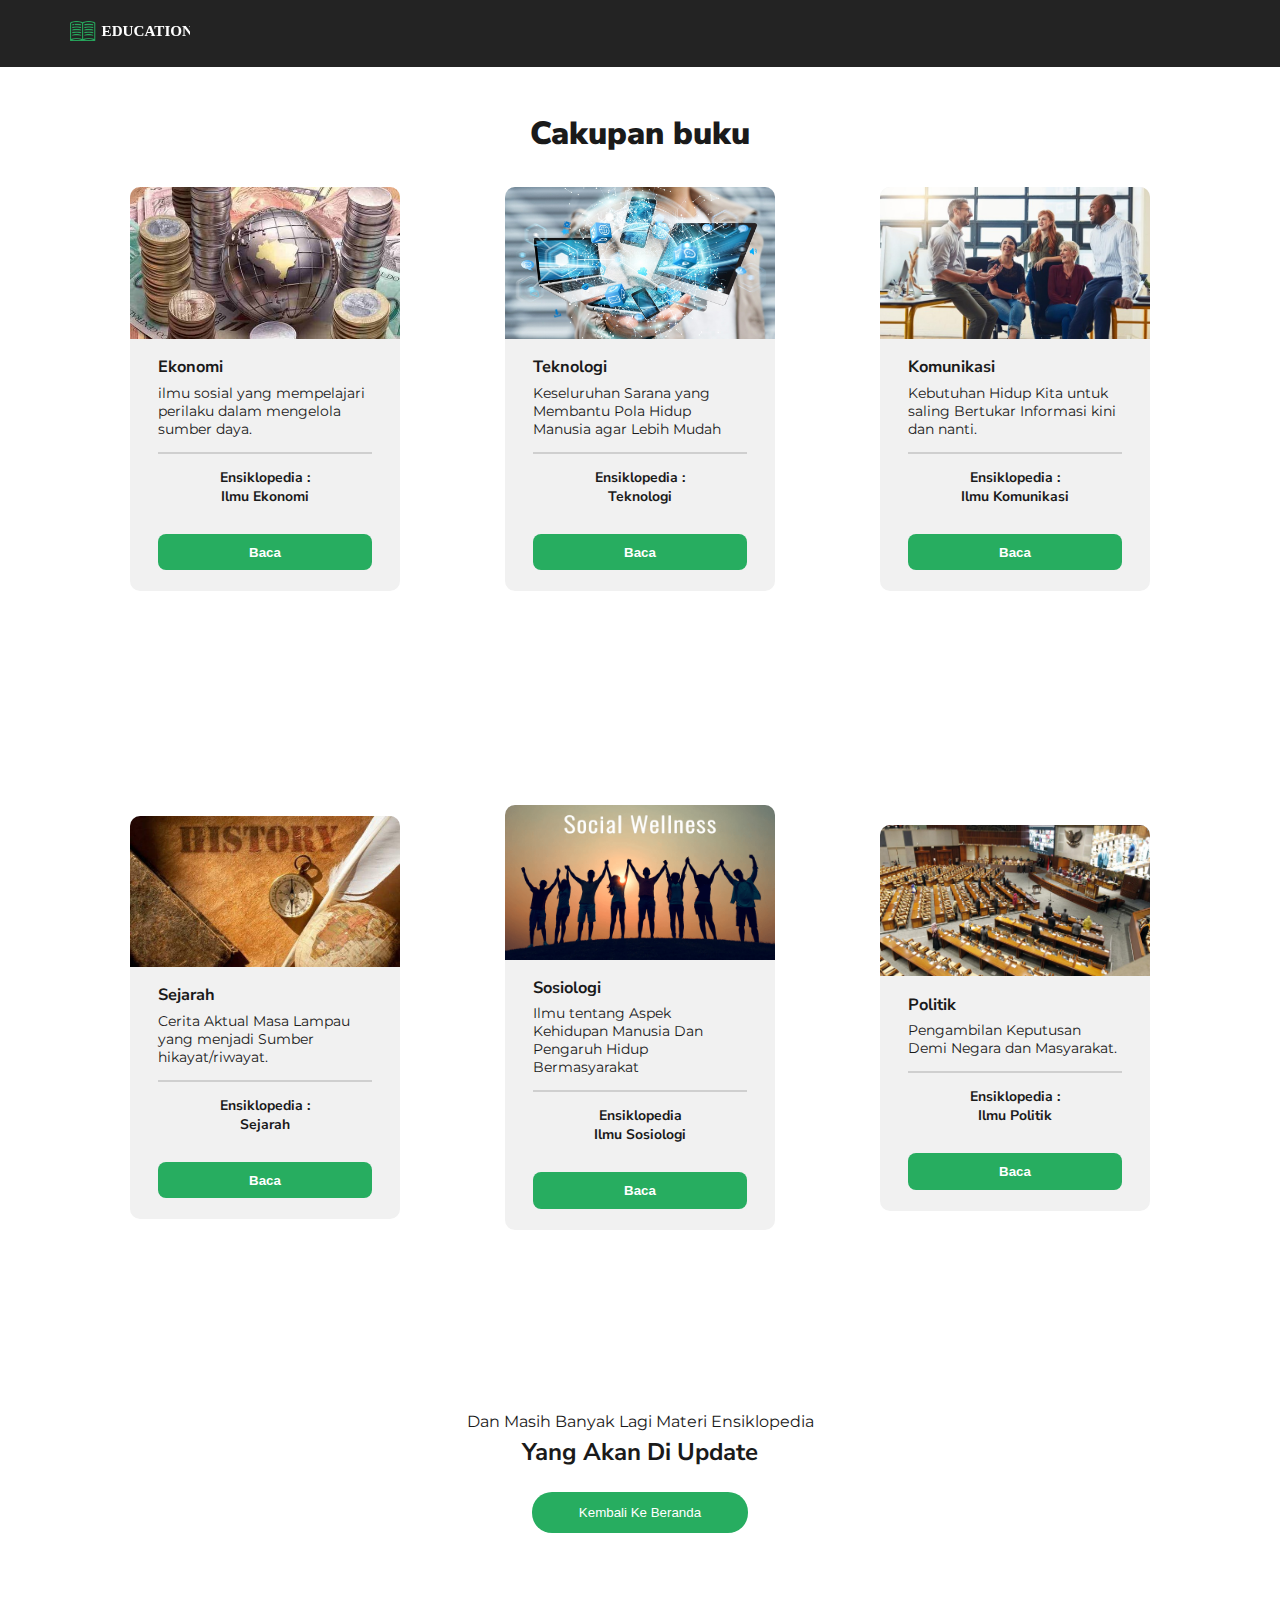
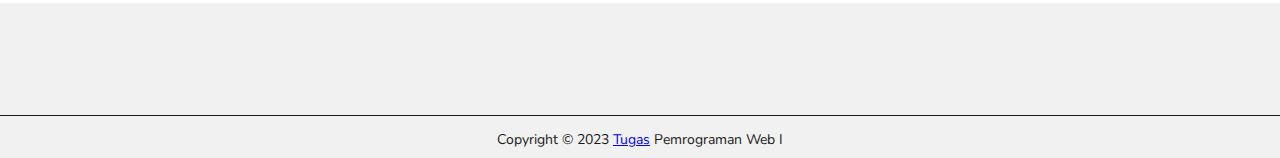
<file: Kelompok IV ( pemograman web 1 )/Ensiklopedia/index.html>
<!DOCTYPE html>
<html lang="en">
    <head>
        <meta charset="UTF-8" />
        <meta name="viewport" content="width=device-width, initial-scale=1.0" />
        <title>Education</title>
    
        <!-- ========== google icon ========== -->
        <link
          rel="stylesheet"
          href="https://cdnjs.cloudflare.com/ajax/libs/font-awesome/4.7.0/css/font-awesome.min.css"
        />
        <!-- ========== Owl Carousel ========== -->
        <link
          rel="stylesheet"
          href="https://cdnjs.cloudflare.com/ajax/libs/OwlCarousel2/2.3.4/assets/owl.carousel.min.css"
        />
        <link
          rel="stylesheet"
          href="https://cdnjs.cloudflare.com/ajax/libs/OwlCarousel2/2.3.4/assets/owl.theme.default.min.css"
        />
        <link rel="stylesheet" href="main.css" />
      </head>
<body>
     <!--  HEADER START -->
 <header id="home">


    <!-- NAVIGATION START -->
    <nav>

      <!-- Logo -->
      <div class="logo">
        <a href="/index.html">
          <img src="/asset/image/icon/logo/logo.svg" alt="Logo" />
        </a>
      </div>
    </nav>
      <!-- NAVIGATION END -->


          <!-- Main Star -->
      <main>
        <!-- CAKUPAN BUKU START -->
        <!--============ Baris 1 ==========-->
        <section class="section__courses container" id="courses">
          <h2 class="heading"><strong>Cakupan buku</strong></h2>
          <div class="features__content">
            <!-- 1 -->
            <div class="featur__card">
              <img src="/asset/image/profil/Ekonomi.jpg" alt="image" />
              <div class="content__card">
                <div class="description">
                  <h3>Ekonomi</h3>
                  <p>
                    ilmu sosial yang mempelajari perilaku dalam mengelola sumber daya.
                  </p>
                </div>
                <div class="schedule">
                  <h4 class="time">Ensiklopedia :</h4>
                  <h4 class="teacher">Ilmu Ekonomi</h4>
                </div>
                <a href="https://id.wikipedia.org/wiki/Ekonomi">
                  <button>Baca</button>
                </a>
                
              </div>
            </div>
            <!-- 2 -->
            <div class="featur__card">
              <img src="/asset/image/profil/teknologi.jpg" alt="image" />
              <div class="content__card">
                <div class="description">
                  <h3>Teknologi</h3>
                  <p>
                    Keseluruhan Sarana yang Membantu Pola Hidup Manusia agar Lebih Mudah
                  </p>
                </div>
                <div class="schedule">
                  <h4 class="time">Ensiklopedia :</h4>
                  <h4 class="teacher">Teknologi</h4>
                </div>
                <a href="https://id.wikipedia.org/wiki/Teknologi">
                  <button>Baca</button>
                </a>
                
              </div>
            </div>
            <!-- 3 -->
            <div class="featur__card">
              <img src="/asset/image/profil/komunikasi.jpeg" alt="image" />
              <div class="content__card">
                <div class="description">
                  <h3>Komunikasi</h3>
                  <p>
                    Kebutuhan Hidup Kita untuk saling Bertukar Informasi kini dan nanti.
                  </p>
                </div>
                <div class="schedule">
                  <h4 class="time">Ensiklopedia :</h4>
                  <h4 class="teacher">Ilmu Komunikasi</h4>
                </div>
                <a href="https://id.wikipedia.org/wiki/Komunikasi">
                  <button>Baca</button>
                </a>
                
              </div>
            </div>
          </div>
        </section>
        <!--========== Baris 2 ===========-->
        <section class="section__courses container" id="courses">
          <h2 class="heading"><strong></strong></h2>
          <div class="features__content">
            <!-- 1 -->
            <div class="featur__card">
              <img src="/asset/image/profil/sejarah.jpg" alt="image" />
              <div class="content__card">
                <div class="description">
                  <h3>Sejarah</h3>
                  <p>
                    Cerita Aktual Masa Lampau yang menjadi Sumber hikayat/riwayat.
                  </p>
                </div>
                <div class="schedule">
                  <h4 class="time">Ensiklopedia :</h4>
                  <h4 class="teacher">Sejarah</h4>
                </div>
                <a href="https://id.wikipedia.org/wiki/Sejarah">
                  <button>Baca</button>
                </a>
                
              </div>
            </div>
            <!-- 2 -->
            <div class="featur__card">
              <img src="/asset/image/profil/sosiologi.jpeg" alt="image" />
              <div class="content__card">
                <div class="description">
                  <h3>Sosiologi</h3>
                  <p>
                    Ilmu tentang Aspek Kehidupan Manusia Dan Pengaruh Hidup Bermasyarakat
                  </p>
                </div>
                <div class="schedule">
                  <h4 class="time">Ensiklopedia</h4>
                  <h4 class="teacher">Ilmu Sosiologi</h4>
                </div>
                <a href="https://id.wikipedia.org/wiki/Sosiologi">
                  <button>Baca</button>
                </a>
                
              </div>
            </div>
            <!-- 3 -->
            <div class="featur__card">
              <img src="/asset/image/profil/politik.jpeg" alt="image" />
              <div class="content__card">
                <div class="description">
                  <h3>Politik</h3>
                  <p>
                    Pengambilan Keputusan Demi Negara dan Masyarakat.
                  </p>
                </div>
                <div class="schedule">
                  <h4 class="time">Ensiklopedia :</h4>
                  <h4 class="teacher">Ilmu Politik</h4>
                </div>
                <a href="https://id.wikipedia.org/wiki/Politik">
                  <button>Baca</button>
                </a>
                
              </div>
            </div>
          </div>
        </section>

        <!-- CAKUPAN BUKU END -->


        <!-- Section Subscribe Star -->
        <section class="section__subscribe">
          <p>Dan Masih Banyak Lagi Materi Ensiklopedia</p>
          <h3>Yang Akan Di Update</h3>
          <a href="/index.html">
            <button class="btn__cta">Kembali Ke Beranda</button>
          </a>
        
        </section>
        <!-- Section Subscribe End -->
      </main>

      <!-- Main End -->
      


    <!-- FOOTER START -->
    <footer id="footer">
      <!-- <div class="link container">
        <div class="logo">
          <img src="/asset/image/icon/logo/logo__footer.svg" alt="logo" />
        </div>
        <div class="community">
          <div class="item">
            <h3>Commuinity</h3>
            <ul>
              <li>Create Account</li>
              <li>Go to Premium</li>
              <li>Prefer A Friend</li>
              <li>Get Coupon Code</li>
            </ul>
          </div>
          <div class="item">
            <h3>Support</h3>
            <ul>
              <li>Terms Condition</li>
              <li>Privacy & Policy</li>
              <li>Copyright Issue</li>
              <li>Get Help</li>
            </ul>
          </div>
          <div class="item">
            <h3>Join Us</h3>
            <ul>
              <li>Become Teacher</li>
              <li>Become Student</li>
              <li>Become Both</li>
              <li>Partnership</li>
            </ul>
          </div>
          <div class="item">
            <h3>Contact</h3>
            <ul>
              <li>
                <p>
                  <span class="fa fa-map-marker"></span>LSE Houghton Street
                  London
                </p>
              </li>
              <li>
                <p><span class="fa fa-envelope"></span>hello@gmail.com</p>
              </li>
              <li>
                <p><span class="fa fa-phone"></span>+44(20) 74057686</p>
              </li>
            </ul>
          </div>
        </div>
      </div> -->
      <div class="copyright">
        <p>Copyright © 2023 <a href="#video presentasi" class="link2">Tugas</a> Pemrograman Web I</p>
      </div>
    </footer>
    <!-- FOOTER END -->
      
  </header>
  <!-- HEADER END -->
</body>
</html>
</file>
<file: Kelompok IV ( pemograman web 1 )/Ensiklopedia/main.css>
@import url("https://fonts.googleapis.com/css2?family=Montserrat&family=Nunito+Sans:opsz,wght@6..12,400;6..12,700&display=swap");

/* Global CSS */
* {
  margin: 0;
  padding: 0;
  box-sizing: border-box;
}
body {
  font-size: 14px;
  font-family: "Nunito Sans", sans-serif;
  color: #1a1a1a;
}
.container {
  width: 1020px;
  margin: auto;
}


/* Header */
header {
  height: 100vh;
}
#background-video {
  width: 100vw;
  height: 100vh;
  object-fit: cover;
  position: fixed;
  left: 0;
  right: 0;
  top: 0;
  bottom: 0;
  z-index: -999;
}
.background__video:before {
  content: "";
  position: absolute;
  top: 0;
  right: 0;
  left: 0;
  bottom: 0;
  z-index: -1;
  background: #1a1a1ab5;
}


/* ==================== Navigation Star ==================== */
nav {
  padding: 1.5em 5em;
  margin: auto;
  display: flex;
  justify-content: space-between;
  align-items: center;
  position: fixed;
  top: 0;
  right: 0;
  left: 0;
  background-color: #1a1a1af5;
}
nav .logo {
  width: 120px;
}
nav .logo img {
  max-width: 100%;
}
nav ul {
  display: flex;
  justify-content: space-between;
  list-style: none;
}
nav ul li a {
  text-decoration: none;
  margin: 1em;
  font-size: 14px;
  /* font-weight: 400; */
  color: #ffffff;
}
nav ul li a.active {
  color: #27ad60;
  font-weight: 700;
}
nav ul li a:hover {
  border-bottom: 2px solid #27ad60;
}
/* Hamberger */
.hamberger {
  font-size: 20px;
  color: #fff;
  cursor: pointer;
  display: none;
}
#check {
  display: none;
}

/* ==================== Navigation End ==================== */



/* ==================== Hero Star ==================== */
header .header__content {
  text-align: center;
  padding-top: 200px;
  color: #ffffff;
}
header .header__content h1 {
  font-size: 4rem;
  font-weight: 700;
  margin-bottom: 0.2rem;
}
header .header__content p {
  font-size: 1.2rem;
}
header .header__content button {
  padding: 1rem 2rem;
  margin-top: 2.5rem;
  border-radius: 30px;
  font-size: 1rem;
  font-weight: 700;
  border: none;
  color: #fff;
  background-color: #27ad60;
}
/* ==================== Hero End ==================== */






/* Main */
main {
  background-color: #fff;
}
main section {
  padding: 8em 0 5em;
}
section .heading {
  font-size: 2rem;
  font-weight: 700;
}
/* ====================  Section About Star ====================  */
.section__about {
  display: flex;
  justify-content: space-between;
  align-items: center;
}
/* img */
.section__about .about__img {
  width: 550px;
  border-radius: 20px;
  overflow: hidden;
}
.section__about .about__img img {
  max-width: 100%;
}
/* description */
.section__about .about__description {
  max-width: 500px;
  padding-left: 5rem;
}
.section__about .about__description .description {
  font-family: "Montserrat", sans-serif;
  font-size: 0.9rem;
  margin: 1em 0 2.5em;
  width: 80%;
}
.section__about .about__description .desc_op {
  font-family: "Montserrat", sans-serif;
  font-size: 0.9rem;
  margin: 1em 0 2.5em;
  width: 80%;
}
/* Item */
.section__about .about__description .item .col {
  font-family: "Montserrat", sans-serif;
  display: flex;
  align-items: center;
  margin: 1.5em 0;
  font-weight: 700;
  font-size: 1rem;
}

.section__about .about__description .item .col .col_2{
  list-style: none;
}
.section__about .about__description .item .col img {
  width: 35px;
  margin-right: 1em;
}
/* ==================== Section About End ====================  */




/* ==================== Section features Star ==================== */
.section__features {
  text-align: center;
  background-color: #f1f1f1;
}
.section__features .features__content {
  display: grid;
  grid-template-columns: repeat(3, 1fr);
  justify-content: center;
  align-items: center;
  gap: 2em;
  padding: 3em 0;
}
.section__features .features__content .item__image {
  width: 100px;
  margin: 0 auto 0.8em;
}
.section__features .features__content .item__image img {
  max-width: 100%;
}
.section__features .features__content .item__description p {
  font-family: "Montserrat", sans-serif;
  font-size: 0.9rem;
  margin-top: 0.2em;
  width: 80%;
  margin: auto;
}
/* ==================== Section features End ==================== */




/* ==================== Section courses Star ====================*/
.section__courses h2 {
  text-align: center;
  padding-bottom: 1em;
}
.section__courses .features__content {
  display: flex;
  justify-content: space-between;
  align-items: center;
}
.section__courses .features__content .featur__card {
  max-width: 270px;
  border-radius: 10px;
  overflow: hidden;
  background-color: #f1f1f1;
}
.section__courses .features__content .featur__card:hover{
  transform: scale(1.1);
  transition: 0.5s ease;
}
.section__courses .features__content .featur__card img {
  width: 100%;
}
.section__courses .features__content .featur__card .content__card {
  padding: 0.8em 2em 1.5em;
}
/* .section__courses .features__content .featur__card .content__card:hover{
  transform: scale(1.1);
  transition: 0.5s ease;
} */
.section__courses .features__content .featur__card .description p {
  font-family: "Montserrat", sans-serif;
  padding: 0.4em 0 1em;
  border-bottom: 2px solid #cfcfcf;
}
.section__courses .features__content .featur__card .schedule {
  text-align: center;
  padding: 1em 0 2em;
}
.section__courses .features__content .featur__card button {
  width: 100%;
  border-radius: 8px;
  border: none;
  padding: 0.8em;
  background-color: #27ad60;
  color: #fff;
  font-weight: 700;
}
.section__courses .features__content .featur__card button:hover{
  transform: scale(1.1);
  transition: 0.5s ease;
}

/* ==================== Section Courses End ====================*/
/* ==================== Section Testimonial Star ====================*/
.section__client {
  text-align: center;
  background-color: #f1f1f1;
}
.section__client .client__profil {
  padding: 2em 0 3em;
}
.section__client .client__profil img {
  margin: 0 1.5em;
  width: 100px;
}
.section__client .client__profil img:nth-child(3) {
  width: 110px;
}
.section__client .client__description {
  max-width: 35%;
  margin: 1em auto;
  font-family: "Montserrat", sans-serif;
}
/* ==================== Section Testimonial End ==================== */
/* ==================== Section Subscribe Star ==================== */
.section__subscribe {
  text-align: center;
}
.section__subscribe p {
  font-family: "Montserrat", sans-serif;
  font-size: 1rem;
}
.section__subscribe h3 {
  font-weight: 700;
  font-size: 1.5rem;
  margin: 0.2em 0 1em;
}
.section__subscribe button {
  padding: 1em 3.5em;
  border-radius: 20px;
  border: none;
  color: #fff;
  background-color: #27ad60;
}
.section__subscribe button:hover {
  transform: scale(1.1);
  transition: 0.5s ease;
}
/* ==================== Section Subscribe End ==================== */
/* ==================== Footer Star ==================== */
footer {
  padding: 8em 0 0.6em;
  background-color: #f1f1f1;
}
footer .link {
  display: flex;
  justify-content: space-between;
  margin-bottom: 2.5em;
}
footer .link ul {
  list-style: none;
  margin: 1em 0;
}
footer .link ul li {
  margin: 0.5em 0;
}
footer .copyright {
  text-align: center;
  padding: 1em 0 0;
  border-top: 1.5px solid #1a1a1a;
}
/* ==================== Footer End ==================== */

/* ==================== Responsif ==================== */
@media screen and (max-width: 1010px) {
  .container {
    max-width: 800px;
  }
  nav {
    padding: 1.5em 5em;
  }

  footer .link {
    display: grid;
    grid-template-columns: repeat(2, 1fr);
    max-width: 800px;
    text-align: center;
  }
  footer .link .item__commuinity {
    margin-bottom: 1em;
  }
}
@media screen and (max-width: 900px) {
  .container {
    max-width: 700px;
  }
  nav {
    padding: 1.5em 2em;
  }
  header .header__content h1 {
    font-size: 3rem;
    font-weight: 700;
    margin-bottom: 0.2rem;
  }
  header .header__content p {
    font-size: 1rem;
  }
  header .header__content button {
    padding: 0.8rem 2rem;
    margin-top: 2.5rem;
    border-radius: 30px;
    font-size: 0.8rem;
  }

  main section h2.heading {
    font-size: 1rem;
  }
  /*  */
  .section__about .about__img {
    width: 500px;
    border-radius: 20px;
  }
  .section__about .about__description {
    max-width: 300px;
    padding-left: 2rem;
  }
  .section__about .about__description .description {
    font-size: 0.8rem;
    margin: 0.8em 0 1.5em;
  }
  .section__about .about__description .item .col {
    font-size: 0.8rem;
  }
  .section__about .about__description .item .col img {
    width: 25px;
  }

  /*  */
  .section__features .features__content .item__description p {
    width: 90%;
  }

  /*  */
  .section__courses .features__content .featur__card {
    max-width: 220px;
    border-radius: 10px;
    overflow: hidden;
    background-color: #f1f1f1;
  }
  footer .link {
    display: grid;
    grid-template-columns: repeat(2, 1fr);
    max-width: 500px;
    text-align: center;
  }
  footer .link .item__commuinity {
    margin-bottom: 1em;
  }
}

@media screen and (max-width: 730px) {
  nav {
    padding: 1.5em 8em;
  }
  nav ul {
    position: fixed;
    width: 100%;
    height: 100vh;
    background-color: #1a1a1af5;
    top: 50px;
    left: -100%;
    text-align: center;
    display: block;
    transition: all 0.5s;
  }
  nav ul li {
    margin: 2.3em 0;
    line-height: 30px;
  }
  nav ul li a {
    font-size: 1.5rem;
  }
  nav ul.show {
    left: 0;
  }
  .hamberger {
    display: block;
  }

  .container {
    max-width: 500px;
  }

  /*  */
  .section__about {
    flex-direction: column;
  }
  .section__about .about__description {
    max-width: 100%;
    padding-left: 0rem;
  }
  .section__about .about__description .description {
    font-size: 0.8rem;
    margin: 0.8em 0 1.5em;
    width: 100%;
  }

  /*  */
  .section__features .features__content {
    grid-template-columns: repeat(2, 1fr);
  }
  .section__features .features__content .item__image {
    width: 80px;
  }

  /*  */
  .section__courses .features__content {
    flex-direction: column;
  }
  .section__courses .features__content .featur__card {
    margin: 2em auto;
  }
  .section__features .features__content .item__description p {
    width: 90%;
  }

  /*  */
  .section__client .client__profil {
    padding: 1em 0 2em;
  }
  .section__client .client__profil img {
    margin: 0 1.5em;
    width: 100px;
  }
  .section__client .client__profil img:nth-child(3) {
    width: 110px;
  }
  .section__client .client__profil img:nth-child(1),
  .section__client .client__profil img:nth-child(6),
  .section__client .client__profil img:nth-child(5) {
    display: none;
  }
  .section__client .client__description {
    max-width: 80%;
  }

  footer .link {
    flex-direction: column;
    justify-content: space-between;
    margin-bottom: 2.5em;
  }
}
@media screen and (max-width: 540px) {
  .container {
    max-width: 100%;
    padding: 0 5%;
  }
  nav {
    width: 100%;
    padding: 1em 5%;
  }
  main section h2.heading {
    font-size: 1.4rem;
    text-align: center;
  }
  /*  */
  header .header__content h1 {
    font-size: 2rem;
  }
  header .header__content p {
    font-size: 0.8rem;
  }
  header .header__content button {
    padding: 0.5rem 1.5rem;
  }

  /*  */
  .section__about {
    padding-top: 3em;
  }
  .section__about .about__img {
    width: 300px;
  }
  .section__about .about__description {
    max-width: 400px;
    padding-left: 0;
    text-align: center;
  }

  /*  */
  .section__features {
    padding: 3em 0 0;
  }
  .section__features .features__content {
    grid-template-columns: repeat(1, 1fr);
    padding: 2em 0;
  }
  .section__features .features__content .item__image {
    width: 60px;
  }

  /*  */
  .section__courses {
    padding: 2em 0;
  }

  /*  */
  .section__client {
    padding: 2em 0;
  }
  .section__client .client__profil img:nth-child(2),
  .section__client .client__profil img:nth-child(4) {
    display: none;
  }

  /*  */
  .section__subscribe h3 {
    font-size: 1.5em;
  }
  .section__subscribe button {
    padding: 0.5rem 1.5rem;
  }

  /*  */
  footer {
    padding: 2em 0;
  }
  footer .link {
    grid-template-columns: 1fr;
    max-width: 100%;
  }
  footer .link .item__commuinity {
    margin: 1em 0;
  }
}
</file>
